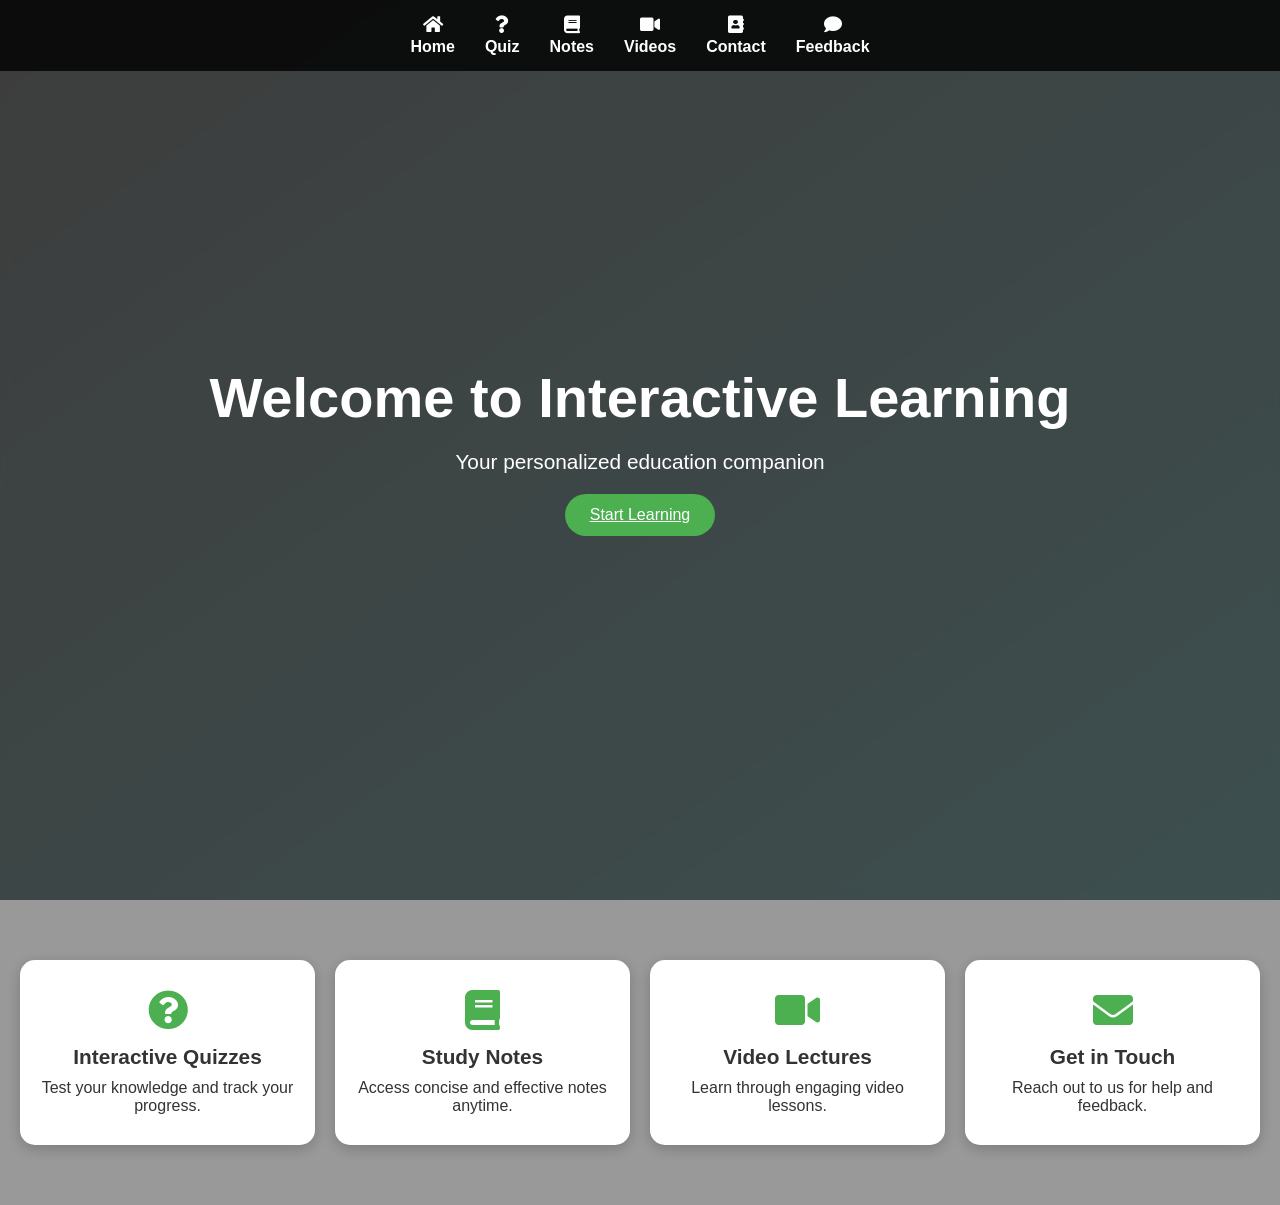
<file: index.html>
<!DOCTYPE html>
<html lang="en">
<head>
  <meta charset="UTF-8" />
  <meta name="viewport" content="width=device-width, initial-scale=1.0"/>
  <title>Interactive Learning Hub</title>
  <link rel="stylesheet" href="https://cdnjs.cloudflare.com/ajax/libs/font-awesome/5.15.4/css/all.min.css"/>
  <style>
    * {
      margin: 0;
      padding: 0;
      box-sizing: border-box;
      font-family: 'Segoe UI', sans-serif;
    }

    body {
      position: relative;
      background: url('https://images.unsplash.com/photo-1587613755371-1b9c5c9d5407?fit=crop&w=1920&q=80') no-repeat center center fixed;
      background-size: cover;
      color: #fff;
      min-height: 100vh;
      z-index: 0;
    }

    body::before {
      content: "";
      position: fixed;
      top: 0;
      left: 0;
      height: 100%;
      width: 100%;
      background: linear-gradient(to bottom right, rgba(0, 0, 0, 0.6), rgba(0, 50, 50, 0.6));
      z-index: -1;
    }

    .navbar {
      list-style: none;
      display: flex;
      justify-content: center;
      background: rgba(0, 0, 0, 0.8);
      padding: 15px 0;
      position: fixed;
      width: 100%;
      top: 0;
      z-index: 999;
    }

    .navbar li {
      margin: 0 15px;
    }

    .navbar a {
      color: white;
      text-decoration: none;
      font-weight: 600;
      font-size: 16px;
      display: flex;
      flex-direction: column;
      align-items: center;
      transition: color 0.3s;
    }

    .navbar a i {
      font-size: 18px;
      margin-bottom: 5px;
    }

    .navbar a:hover {
      color: #4CAF50;
    }

    header {
      height: 100vh;
      display: flex;
      flex-direction: column;
      justify-content: center;
      align-items: center;
      text-align: center;
      padding: 0 20px;
      background: rgba(0, 0, 0, 0.4);
      backdrop-filter: blur(4px);
      -webkit-backdrop-filter: blur(4px);
    }

    header h1 {
      font-size: 3.5rem;
      animation: slideIn 1.5s ease-out;
    }

    header p {
      font-size: 1.3rem;
      margin: 20px 0;
      animation: fadeIn 2s ease-in;
    }

    .btn {
      background: #4CAF50;
      color: white;
      padding: 12px 25px;
      border: none;
      border-radius: 30px;
      font-size: 16px;
      cursor: pointer;
      transition: background 0.3s;
    }

    .btn:hover {
      background: #45a049;
    }

    .features {
      display: grid;
      grid-template-columns: repeat(auto-fit, minmax(250px, 1fr));
      gap: 20px;
      padding: 60px 20px;
      background: rgba(0, 0, 0, 0.4);
      backdrop-filter: blur(4px);
      -webkit-backdrop-filter: blur(4px);
    }

    .feature-card {
      background: #fff;
      color: #333;
      border-radius: 15px;
      padding: 30px 20px;
      text-align: center;
      box-shadow: 0 4px 15px rgba(0, 0, 0, 0.2);
    }

    .feature-card i {
      font-size: 2.5rem;
      color: #4CAF50;
      margin-bottom: 15px;
    }

    .feature-card h3 {
      font-size: 1.3rem;
      margin-bottom: 10px;
    }

    @keyframes slideIn {
      from {
        transform: translateY(-100px);
        opacity: 0;
      }
      to {
        transform: translateY(0);
        opacity: 1;
      }
    }

    @keyframes fadeIn {
      from {
        opacity: 0;
      }
      to {
        opacity: 1;
      }
    }
  </style>
</head>
<body>
  <ul class="navbar">
    <li><a href="index.html"><i class="fas fa-home"></i>Home</a></li>
    <li><a href="quiz.html"><i class="fas fa-question"></i>Quiz</a></li>
    <li><a href="notes.html"><i class="fas fa-book"></i>Notes</a></li>
    <li><a href="videos.html"><i class="fas fa-video"></i>Videos</a></li>
    <li><a href="contact.html"><i class="fas fa-address-book"></i>Contact</a></li>
    <li><a href="feedback.html"><i class="fas fa-comment"></i>Feedback</a></li>
  </ul>

  <header>
    <h1>Welcome to Interactive Learning</h1>
    <p>Your personalized education companion</p>
    <a href="notes.html" class="btn">Start Learning</a>
  </header>

  <section class="features">
    <div class="feature-card">
      <i class="fas fa-question-circle"></i>
      <h3>Interactive Quizzes</h3>
      <p>Test your knowledge and track your progress.</p>
    </div>
    <div class="feature-card">
      <i class="fas fa-book"></i>
      <h3>Study Notes</h3>
      <p>Access concise and effective notes anytime.</p>
    </div>
    <div class="feature-card">
      <i class="fas fa-video"></i>
      <h3>Video Lectures</h3>
      <p>Learn through engaging video lessons.</p>
    </div>
    <div class="feature-card">
      <i class="fas fa-envelope"></i>
      <h3>Get in Touch</h3>
      <p>Reach out to us for help and feedback.</p>
    </div>
  </section>
</body>
</html>
</file>
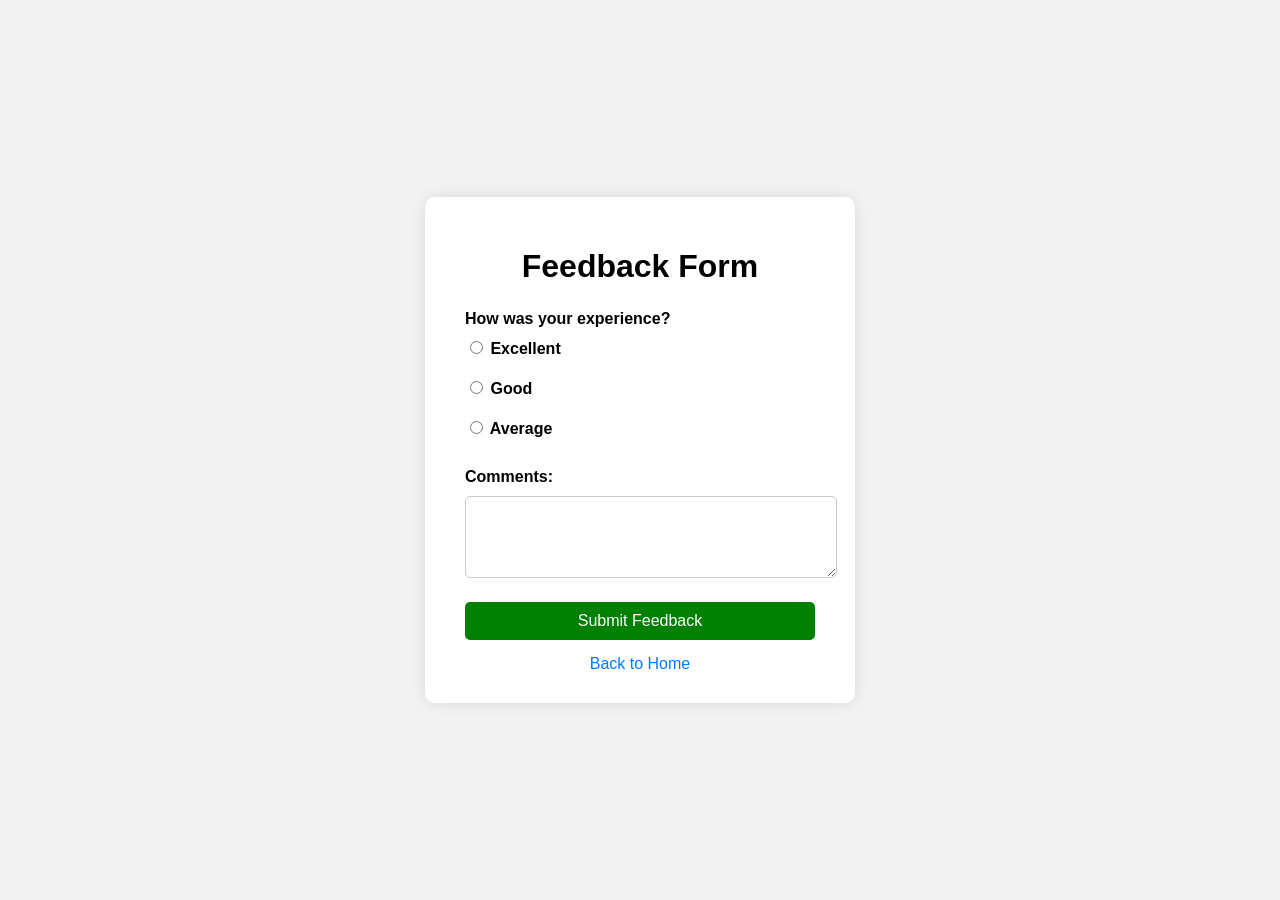
<file: feedback.html>
<!DOCTYPE html>
<html lang="en">
<head>
  <meta charset="UTF-8">
  <title>Feedback</title>
  <style>
    body {
      font-family: Arial, sans-serif;
      background-color: #f2f2f2;
      display: flex;
      justify-content: center;
      align-items: center;
      height: 100vh;
      margin: 0;
    }

    .container {
      background-color: white;
      padding: 30px 40px;
      border-radius: 10px;
      box-shadow: 0 0 15px rgba(0,0,0,0.1);
      width: 350px;
    }

    h1 {
      text-align: center;
      margin-bottom: 25px;
    }

    label {
      font-weight: bold;
      margin-bottom: 10px;
      display: block;
    }

    .radio-group {
      display: flex;
      flex-direction: column;
      gap: 10px;
      margin-bottom: 20px;
    }

    textarea {
      width: 100%;
      padding: 10px;
      border-radius: 5px;
      border: 1px solid #ccc;
      margin-bottom: 20px;
    }

    button {
      width: 100%;
      padding: 10px;
      background-color: green;
      color: white;
      border: none;
      border-radius: 5px;
      cursor: pointer;
      font-size: 16px;
    }

    button:hover {
      background-color: darkgreen;
    }

    a {
      display: block;
      text-align: center;
      margin-top: 15px;
      text-decoration: none;
      color: #007bff;
    }

    a:hover {
      text-decoration: underline;
    }
  </style>
</head>
<body>
  <div class="container">
    <h1>Feedback Form</h1>
    <form onsubmit="return thankUser()">
      <label>How was your experience?</label>
      <div class="radio-group">
        <label><input type="radio" name="rating" value="Excellent" required> Excellent</label>
        <label><input type="radio" name="rating" value="Good"> Good</label>
        <label><input type="radio" name="rating" value="Average"> Average</label>
      </div>

      <label>Comments:</label>
      <textarea rows="4"></textarea>

      <button type="submit">Submit Feedback</button>
    </form>

    <a href="index.html">Back to Home</a>
  </div>

  <script>
    function thankUser() {
      alert('Thank you for your feedback!');
      return true;
    }
  </script>
</body>
</html>
</file>
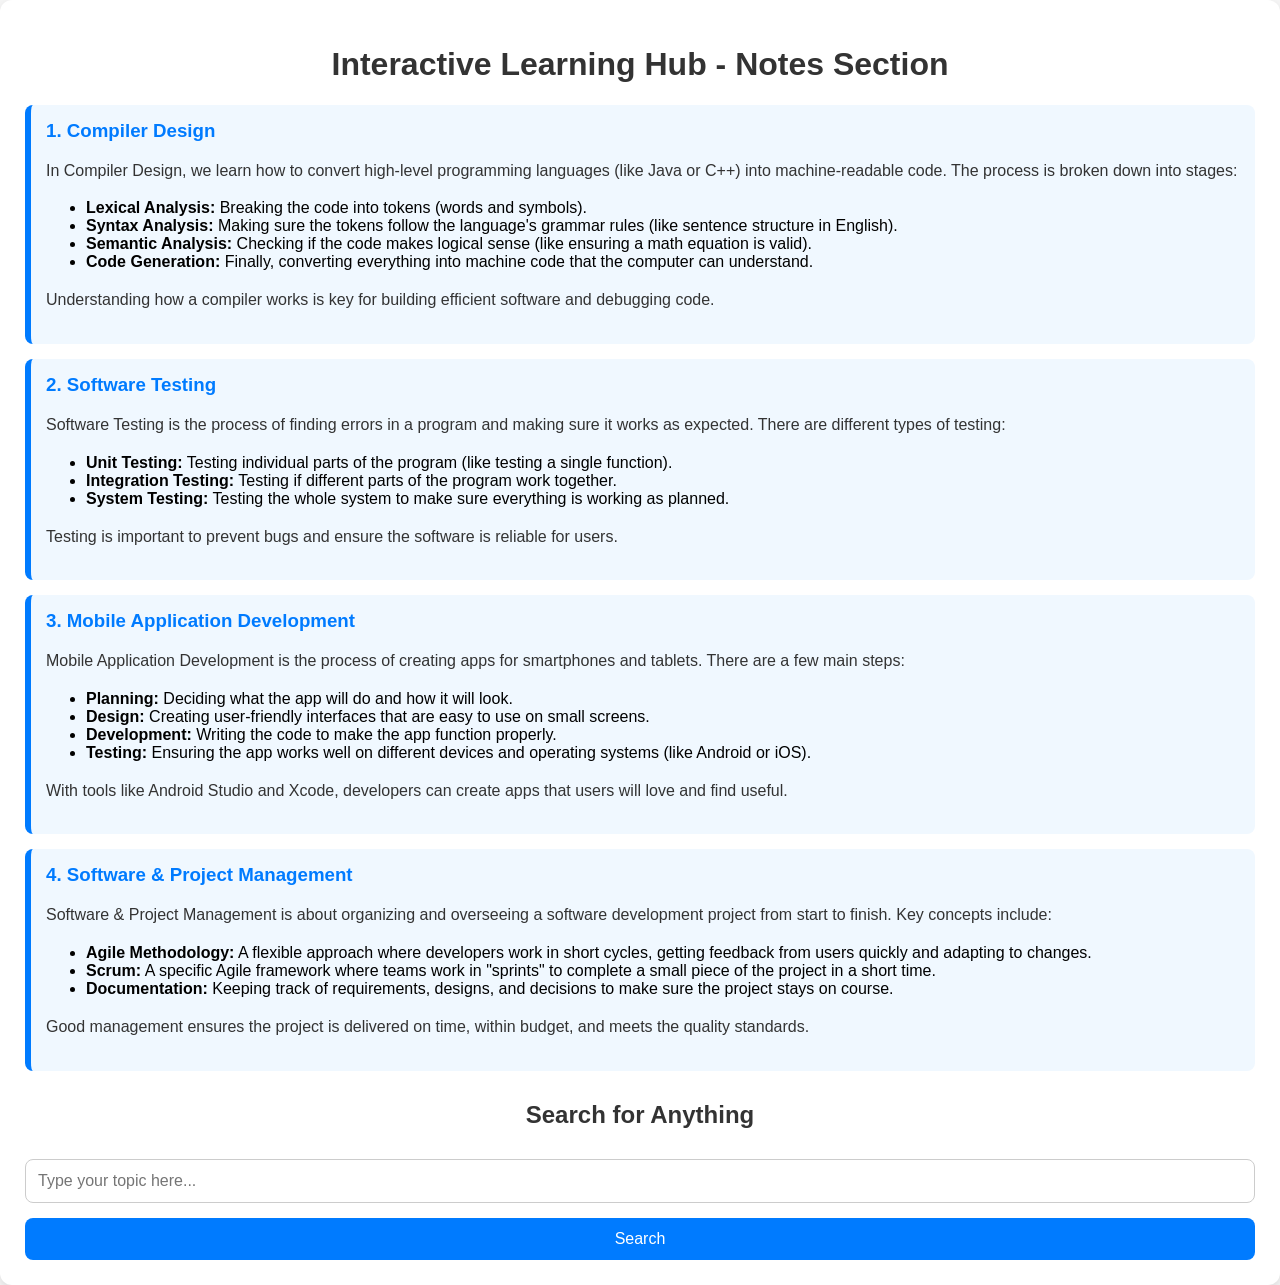
<file: notes.html>
<!DOCTYPE html>
<html lang="en">
<head>
  <meta charset="UTF-8" />
  <meta name="viewport" content="width=device-width, initial-scale=1.0"/>
  <title>Notes - Interactive Learning Hub</title>
  <style>
    body {
      font-family: Arial, sans-serif;
      background-color: #f5f5f5;
      margin: 0;
      padding: 0;
    }
    .container {
      max-width: 100%;
      width: 100%;
      margin: auto;
      background-color: #ffffff;
      padding: 25px;
      border-radius: 12px;
      box-shadow: 0 4px 10px rgba(0,0,0,0.1);
      box-sizing: border-box;
    }
    h1, h2 {
      text-align: center;
      color: #333;
    }
    .subject-box {
      background-color: #f0f8ff;
      border-left: 6px solid #007bff;
      padding: 15px;
      margin-bottom: 15px;
      border-radius: 8px;
    }
    .subject-box h3 {
      margin: 0 0 8px;
      color: #007bff;
    }
    .subject-box p {
      color: #333;
      font-size: 16px;
      line-height: 1.6;
    }
    .search-section {
      margin-top: 30px;
    }
    input[type="text"] {
      width: 100%;
      padding: 12px;
      font-size: 16px;
      margin-top: 10px;
      border: 1px solid #ccc;
      border-radius: 8px;
      box-sizing: border-box;
    }
    button {
      width: 100%;
      padding: 12px;
      margin-top: 15px;
      font-size: 16px;
      background-color: #007bff;
      color: white;
      border: none;
      border-radius: 8px;
      cursor: pointer;
    }
    button:hover {
      background-color: #0056b3;
    }
  </style>
</head>
<body>
  <div class="container">
    <h1>Interactive Learning Hub - Notes Section</h1>

    <!-- Compiler Design Section -->
    <div class="subject-box">
      <h3>1. Compiler Design</h3>
      <p>In Compiler Design, we learn how to convert high-level programming languages (like Java or C++) into machine-readable code. The process is broken down into stages:</p>
      <ul>
        <li><strong>Lexical Analysis:</strong> Breaking the code into tokens (words and symbols).</li>
        <li><strong>Syntax Analysis:</strong> Making sure the tokens follow the language's grammar rules (like sentence structure in English).</li>
        <li><strong>Semantic Analysis:</strong> Checking if the code makes logical sense (like ensuring a math equation is valid).</li>
        <li><strong>Code Generation:</strong> Finally, converting everything into machine code that the computer can understand.</li>
      </ul>
      <p>Understanding how a compiler works is key for building efficient software and debugging code.</p>
    </div>

    <!-- Software Testing Section -->
    <div class="subject-box">
      <h3>2. Software Testing</h3>
      <p>Software Testing is the process of finding errors in a program and making sure it works as expected. There are different types of testing:</p>
      <ul>
        <li><strong>Unit Testing:</strong> Testing individual parts of the program (like testing a single function).</li>
        <li><strong>Integration Testing:</strong> Testing if different parts of the program work together.</li>
        <li><strong>System Testing:</strong> Testing the whole system to make sure everything is working as planned.</li>
      </ul>
      <p>Testing is important to prevent bugs and ensure the software is reliable for users.</p>
    </div>

    <!-- Mobile Application Development Section -->
    <div class="subject-box">
      <h3>3. Mobile Application Development</h3>
      <p>Mobile Application Development is the process of creating apps for smartphones and tablets. There are a few main steps:</p>
      <ul>
        <li><strong>Planning:</strong> Deciding what the app will do and how it will look.</li>
        <li><strong>Design:</strong> Creating user-friendly interfaces that are easy to use on small screens.</li>
        <li><strong>Development:</strong> Writing the code to make the app function properly.</li>
        <li><strong>Testing:</strong> Ensuring the app works well on different devices and operating systems (like Android or iOS).</li>
      </ul>
      <p>With tools like Android Studio and Xcode, developers can create apps that users will love and find useful.</p>
    </div>

    <!-- Software & Project Management Section -->
    <div class="subject-box">
      <h3>4. Software & Project Management</h3>
      <p>Software & Project Management is about organizing and overseeing a software development project from start to finish. Key concepts include:</p>
      <ul>
        <li><strong>Agile Methodology:</strong> A flexible approach where developers work in short cycles, getting feedback from users quickly and adapting to changes.</li>
        <li><strong>Scrum:</strong> A specific Agile framework where teams work in "sprints" to complete a small piece of the project in a short time.</li>
        <li><strong>Documentation:</strong> Keeping track of requirements, designs, and decisions to make sure the project stays on course.</li>
      </ul>
      <p>Good management ensures the project is delivered on time, within budget, and meets the quality standards.</p>
    </div>

    <!-- Search Section -->
    <div class="search-section">
      <h2>Search for Anything</h2>
      <form id="searchForm">
        <input type="text" id="searchInput" placeholder="Type your topic here..." />
        <button type="submit">Search</button>
      </form>
    </div>
  </div>

  <script>
    document.getElementById("searchForm").addEventListener("submit", function(e) {
      e.preventDefault(); // Page reload se bachaaye
      const query = document.getElementById("searchInput").value.trim();
      if (query !== "") {
        const googleSearchURL = "https://www.google.com/search?q=" + encodeURIComponent(query);
        window.open(googleSearchURL, "_blank");
      }
    });

  </script>
</body>
</html>
</file>
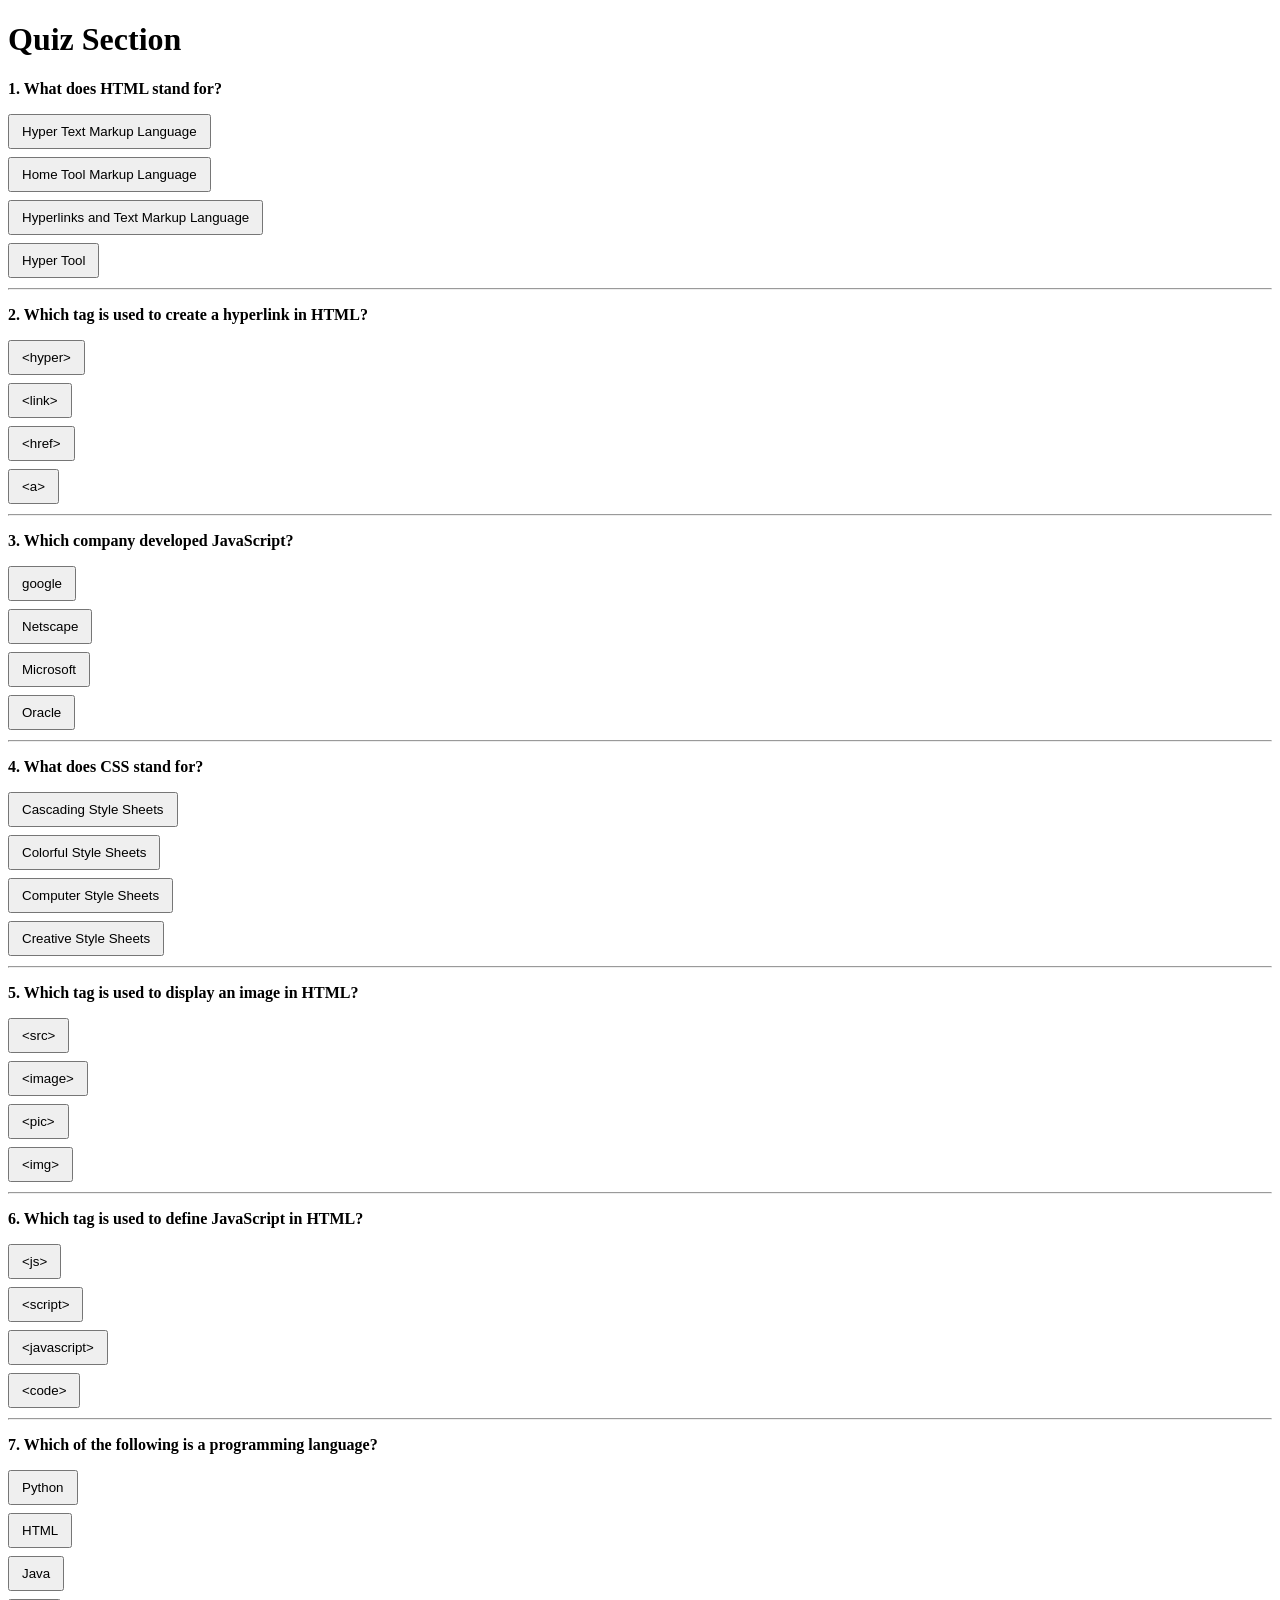
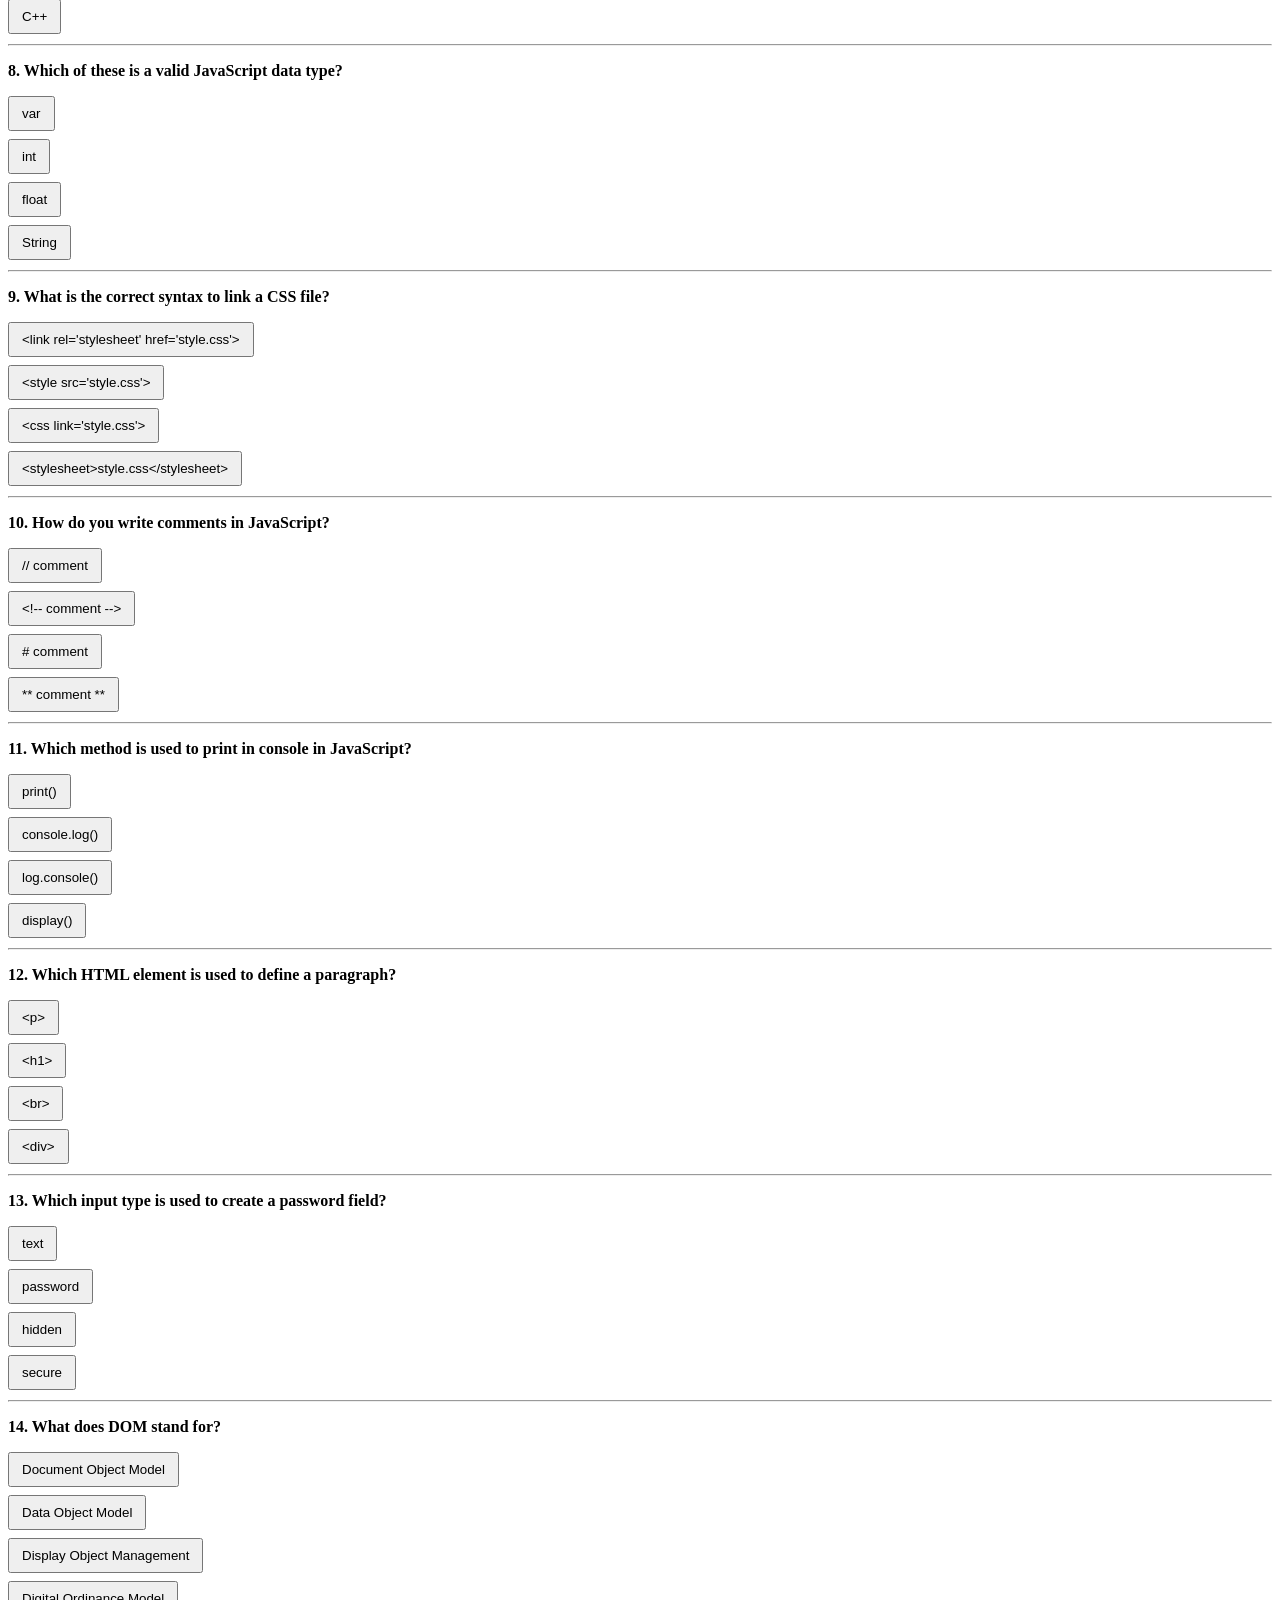
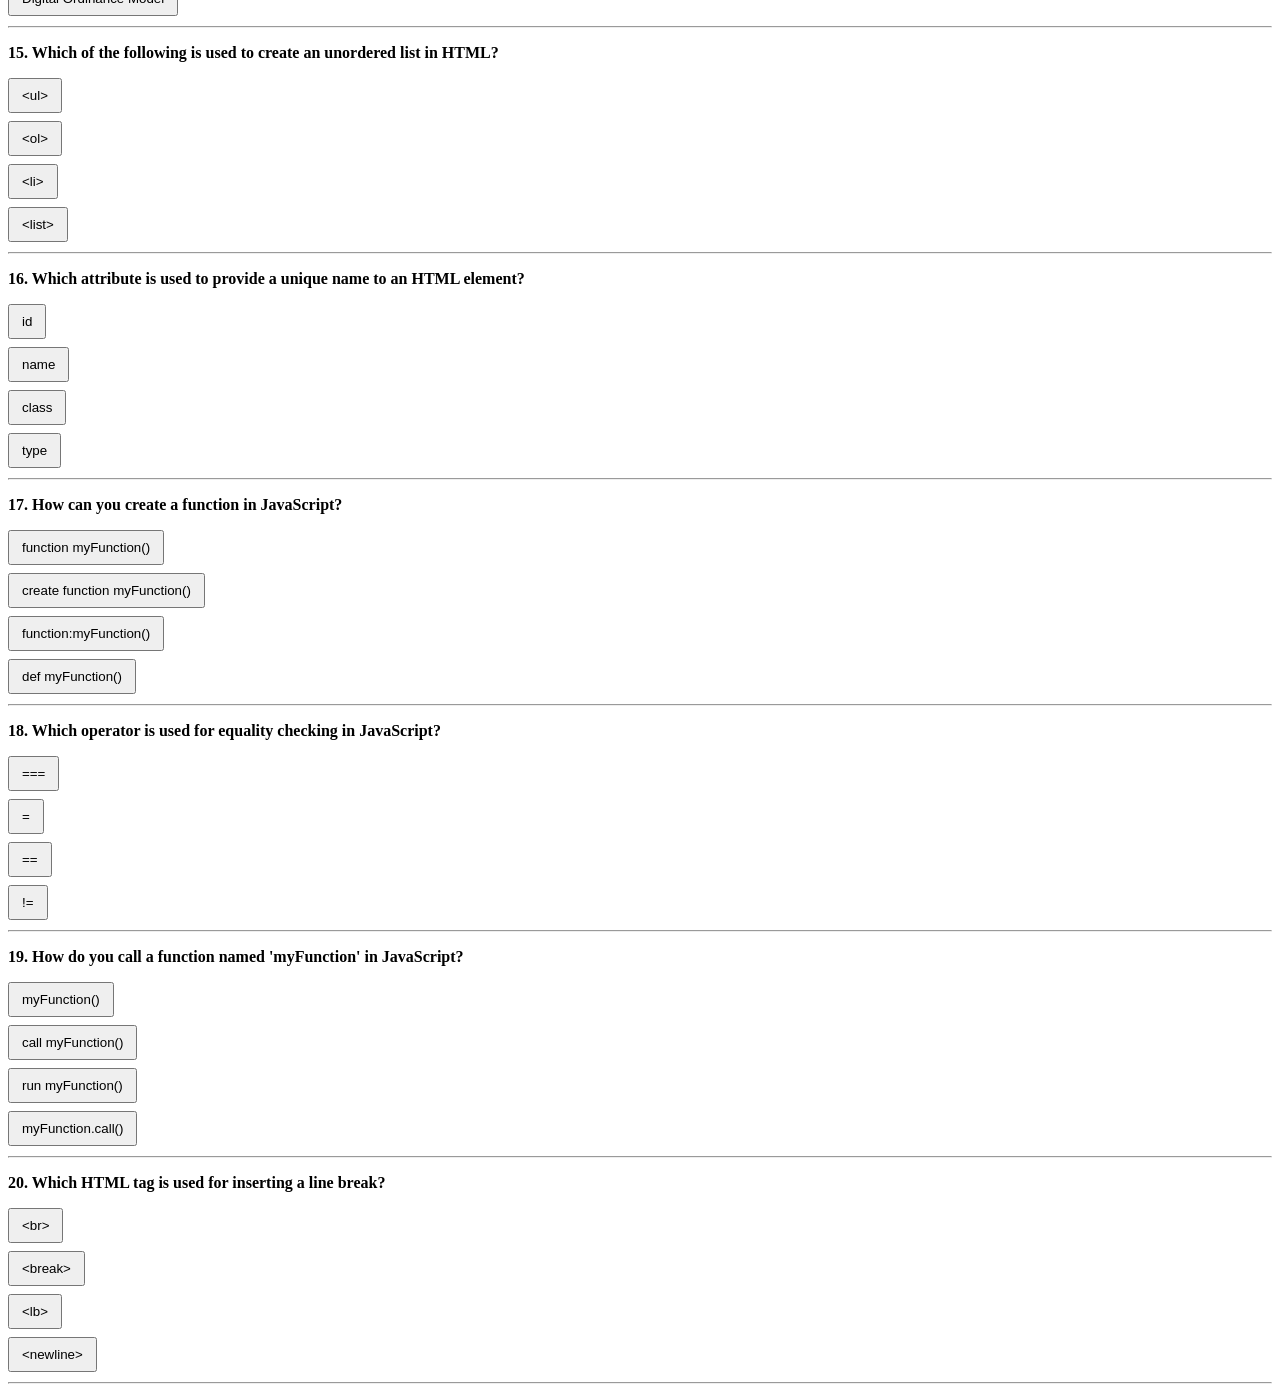
<file: quiz.html>
<!DOCTYPE html>
<html lang="en">
<head>
  <meta charset="UTF-8" />
  <title>Quiz | Interactive Learning Hub</title>
</head>
<body>
  <h1>Quiz Section</h1>
  <div id="quiz-container"></div>

  <!-- Quiz Data JS File -->
  <script src="js/quizdata.js"></script>
  <!-- Quiz Logic JS File -->
  <script src="js/quiz.js"></script>
</body>
</html>
</file>
